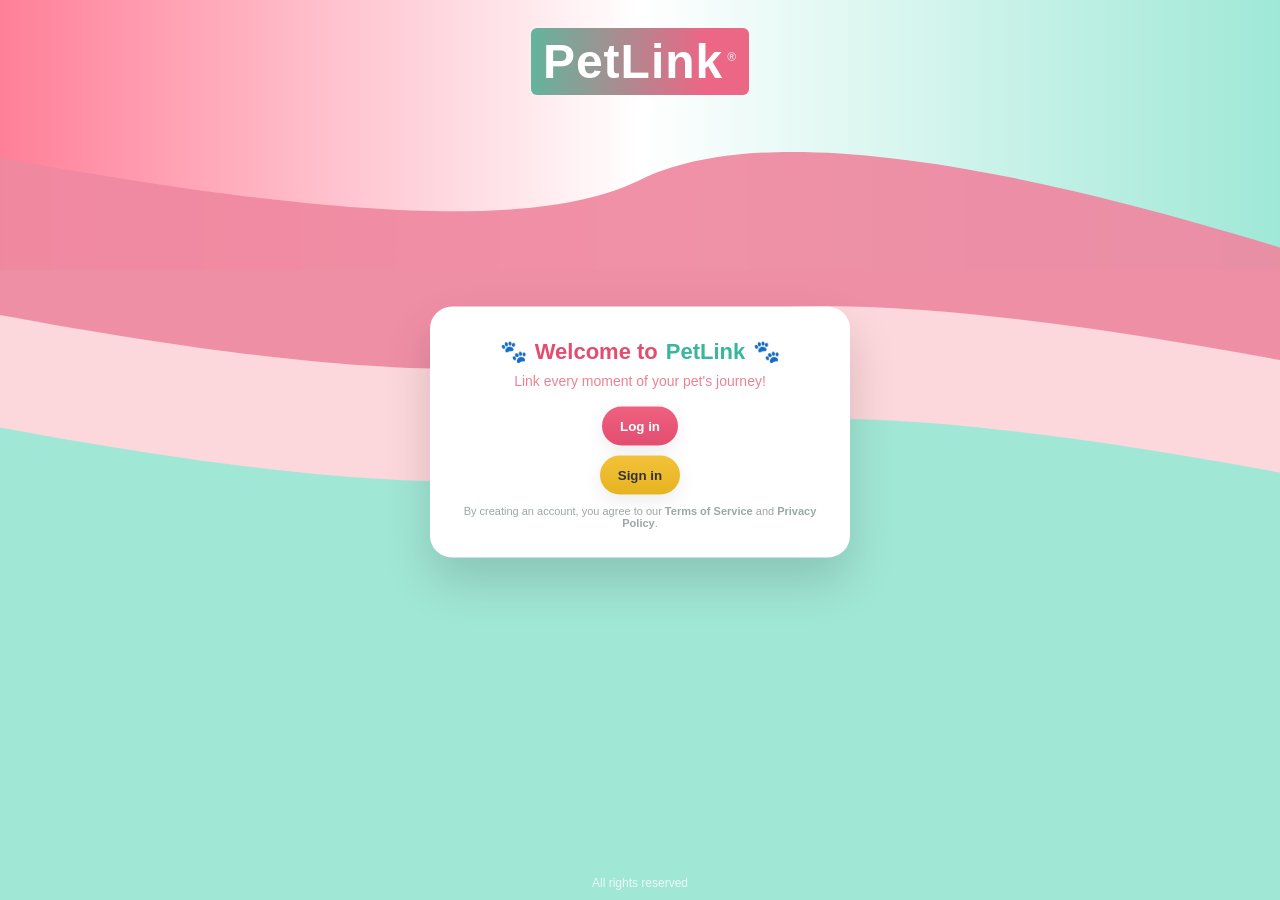
<file: index.html>
<!doctype html>
<html lang="en">
<head>
  <meta charset="utf-8" />
  <meta name="viewport" content="width=device-width,initial-scale=1" />
  <title>PetLink — Welcome</title>
  <link rel="stylesheet" href="styles.css" />
</head>
<body>
<!-- NOTE: added full-bleed class here -->
<div class="page full-bleed">
  <section class="hero fullscreen">
    <!-- ... unchanged SVG + content ... -->
    <svg class="hero-bg" viewBox="0 0 1400 800" preserveAspectRatio="none" aria-hidden="true">
      <defs>
        <linearGradient id="g1" x1="0" x2="1" y1="0" y2="0">
          <stop offset="0" stop-color="#ff7f98"/>
          <stop offset="0.5" stop-color="#fff"/>
          <stop offset="1" stop-color="#9fe8d7"/>
        </linearGradient>
      </defs>
      <rect x="0" y="0" width="1400" height="240" fill="url(#g1)"></rect>
      <g opacity="0.98">
        <path d="M1400,220 C1000,120 800,120 700,160 C600,200 400,200 0,140 L0,800 L1400,800 Z" fill="#f08aa2" opacity="0.95"/>
        <path d="M1400,320 C1000,260 800,260 700,300 C600,340 400,340 0,280 L0,800 L1400,800 Z" fill="#ffdfe3" opacity="0.9"/>
        <path d="M1400,420 C1000,360 800,360 700,400 C600,440 400,440 0,380 L0,800 L1400,800 Z" fill="#9fe8d7" opacity="0.98"/>
      </g>
    </svg>

    <header class="brand">
      <div class="logo">PetLink<span class="rtm">®</span></div>
    </header>

    <main class="card-wrap" role="main">
      <article class="card" aria-labelledby="welcomeTitle">
        <h1 id="welcomeTitle"><span class="paw">🐾</span> Welcome to <span class="petlink">PetLink</span><span class="paw">🐾</span></h1>
        <p class="subtitle">Link every moment of your pet's journey!</p>

        <div class="cta-row">
          <button id="toLogin" class="btn btn-pink">Log in</button>
          <button id="toSignup" class="btn btn-yellow">Sign in</button>
        </div>

        <p class="tiny">By creating an account, you agree to our <a href="#" class="muted">Terms of Service</a> and <a href="#" class="muted">Privacy Policy</a>.</p>
      </article>
    </main>

    <footer class="foot">All rights reserved</footer>
  </section>
</div>

<script src="script.js"></script>
</body>
</html>
</file>
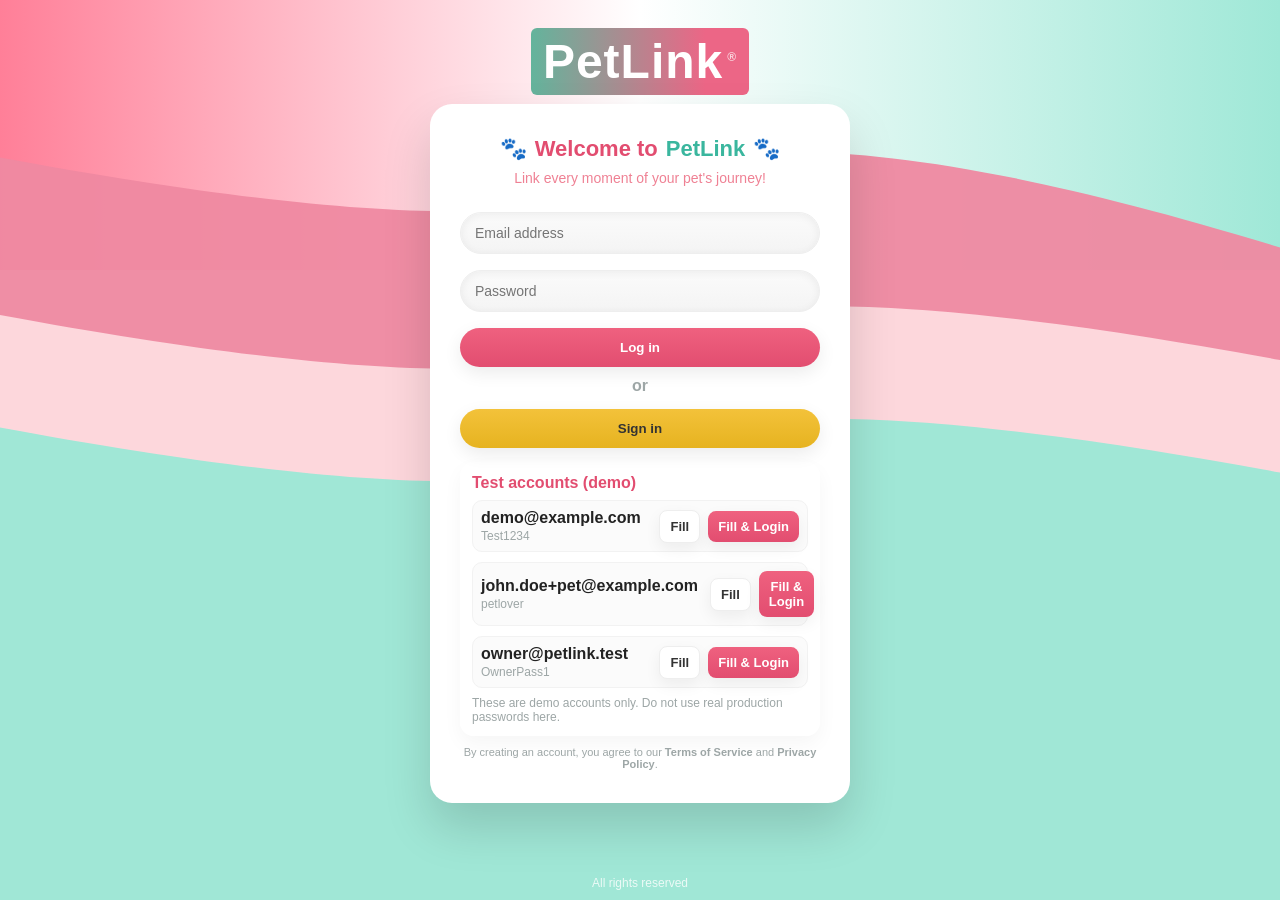
<file: add-memory.html>
<!doctype html>
<html lang="en">
<head>
  <meta charset="utf-8" />
  <meta name="viewport" content="width=device-width,initial-scale=1" />
  <title>PetLink — Add Memory</title>
  <link rel="stylesheet" href="styles.css" />
  <style>
    /* Scoped styles for Add Memory form */
    .am-page { min-height:100vh; background: linear-gradient(180deg,#fff,#f6d6dc); padding:28px; display:flex; flex-direction:column; gap:20px; }
    .am-main { max-width:720px; margin:0 auto; width:100%; background:transparent; display:flex; flex-direction:column; gap:18px; align-items:center; }
    .am-banner { width:100%; display:flex; justify-content:space-between; align-items:center; gap:12px; }
    .am-title { font-size:38px; color:var(--pink); font-weight:800; text-align:center; width:100%; }
    .am-form { width:100%; background:white; border-radius:14px; padding:18px; box-shadow: 0 18px 40px rgba(0,0,0,0.06); display:flex; flex-direction:column; gap:12px; }
    .am-form label { font-weight:700; color:#333; font-size:14px; }
    .am-form input[type="date"], .am-form textarea {
      width:100%; padding:12px; border-radius:10px; border:1px solid #eee; font-size:14px; resize:vertical;
    }
    .am-row { display:flex; gap:12px; align-items:center; justify-content:space-between; }
    .btn-save { background:#3ab69e; color:white; padding:10px 16px; border-radius:12px; border:0; font-weight:800; cursor:pointer; box-shadow: 0 12px 30px rgba(0,0,0,0.08); }
    .btn-cancel { background:transparent; border:0; color:#333; font-weight:700; cursor:pointer; text-decoration:underline; }
    .file-hint { color:var(--muted); font-size:13px; }
    .preview { width:160px; height:120px; border-radius:10px; overflow:hidden; background:#f7f7f7; display:flex; align-items:center; justify-content:center; }
    .preview img{ width:100%; height:100%; object-fit:cover; display:block; }
  </style>
</head>
<body>
<div class="am-page">
  <header class="hp-header" style="max-width:980px; margin:0 auto;">
    <div class="hp-brand">
      <div class="hp-logo">
        <div class="hp-logo-mark"><img src="images/default-logo.png" width="36" height="36" style="border-radius:8px;background:#fff"></div>
        <div class="hp-logo-text">PetLink</div>
      </div>
    </div>

    <nav style="display:flex; gap:18px; align-items:center;">
      <button id="navMyPets" class="hp-menu-item" style="background:transparent;border:0;">My pets</button>
      <button id="navDaily" class="hp-menu-item" style="background:transparent;border:0;">Daily care</button>
      <button id="navHome" class="hp-menu-item" style="background:transparent;border:0;">Homepage</button>
      <div class="hp-user" style="cursor:default;"><div class="hp-user-name" id="amUser">Name_of_user</div><div class="hp-avatar">👤</div></div>
    </nav>
  </header>

  <main class="am-main" id="amMain">
    <h1 class="am-title">Add Memory</h1>

    <form id="memoryForm" class="am-form" aria-label="Add memory">
      <label for="m_date">Date</label>
      <input id="m_date" type="date" required />

      <label for="m_text">Description</label>
      <textarea id="m_text" rows="4" placeholder="Write about this moment..." required></textarea>

      <div style="display:flex;gap:12px;align-items:center;justify-content:space-between;">
        <div style="display:flex;flex-direction:column;gap:8px;">
          <label class="file-hint">Add Photo</label>
          <input id="m_file" type="file" accept="image/*" />
        </div>
        <div class="preview" id="mPreview" aria-hidden="true"><img id="mPreviewImg" src="" alt="" style="display:none"></div>
      </div>

      <div style="display:flex;gap:12px;align-items:center;justify-content:flex-end;margin-top:8px;">
        <button type="button" id="cancelBtn" class="btn-cancel">Cancel</button>
        <button type="submit" class="btn-save">Save memory</button>
      </div>
    </form>
  </main>
</div>

<script>
  (function(){
    function q(name){ return new URLSearchParams(location.search).get(name); }
    const petId = q('id');
    if (!petId) { location.href = 'my-pets.html'; return; }

    // load pet and user
    let pets = [];
    try { pets = JSON.parse(localStorage.getItem('petlink_pets') || '[]'); } catch(e){ pets = []; }
    const pet = pets.find(p => p.id === petId);
    if (!pet) { location.href = 'my-pets.html'; return; }

    document.getElementById('amUser').textContent = (localStorage.getItem('petlink_user_email') || 'User').split('@')[0].replace(/[._\-+]+/g,' ').split(' ').map(s=>s? s[0].toUpperCase()+s.slice(1):'').join(' ');

    const key = 'petlink_memories_' + petId;
    function load() {
      try { const raw = localStorage.getItem(key); return raw ? JSON.parse(raw) : []; } catch(e){ return []; }
    }
    function save(arr){ try { localStorage.setItem(key, JSON.stringify(arr)); } catch(e){} }

    // preview image logic
    const fileInput = document.getElementById('m_file');
    const previewImg = document.getElementById('mPreviewImg');
    const previewWrap = document.getElementById('mPreview');

    fileInput.addEventListener('change', (e) => {
      const f = e.target.files?.[0];
      if (!f || !f.type.startsWith('image/')) {
        previewImg.style.display = 'none';
        previewWrap.setAttribute('aria-hidden','true');
        return;
      }
      const r = new FileReader();
      r.onload = function(ev){
        previewImg.src = ev.target.result;
        previewImg.style.display = 'block';
        previewWrap.setAttribute('aria-hidden','false');
      };
      r.readAsDataURL(f);
    });

    // cancel -> go back to memories
    document.getElementById('cancelBtn').addEventListener('click', () => {
      location.href = 'memories.html?id=' + encodeURIComponent(petId);
    });

    // form submit
    document.getElementById('memoryForm').addEventListener('submit', (e) => {
      e.preventDefault();
      const date = document.getElementById('m_date').value;
      const text = document.getElementById('m_text').value.trim();
      const file = fileInput.files?.[0];

      if (!text) { alert('Please enter a description.'); return; }

      function finish(imageDataUrl){
        const memories = load();
        memories.push({
          id: 'm_' + Date.now(),
          date: date || (new Date()).toISOString().slice(0,10),
          text: text,
          image: imageDataUrl || ''
        });
        save(memories);
        // after saving, go to memories list
        location.href = 'memories.html?id=' + encodeURIComponent(petId);
      }

      if (file && file.type.startsWith('image/')) {
        const reader = new FileReader();
        reader.onload = function(ev){ finish(ev.target.result); };
        reader.readAsDataURL(file);
      } else {
        finish(null);
      }
    });

    // header nav
    document.getElementById('navMyPets').addEventListener('click', () => location.href = 'my-pets.html');
    document.getElementById('navDaily').addEventListener('click', () => alert('Daily care — placeholder'));
    document.getElementById('navHome').addEventListener('click', () => location.href = 'homepage.html');
  })();
</script>
</body>
</html>
</file>
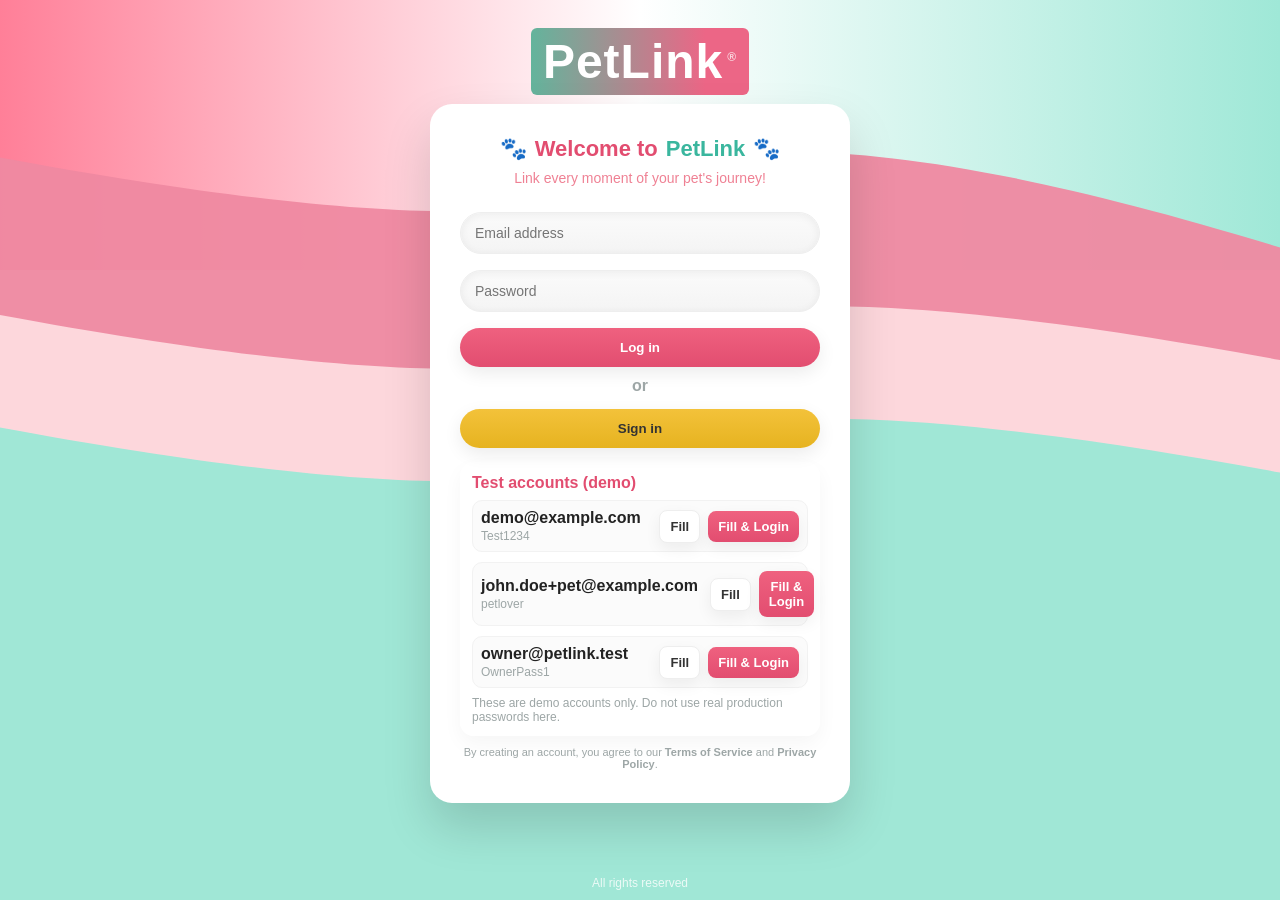
<file: homepage.html>
<!doctype html>
<html lang="en">
<head>
  <meta charset="utf-8" />
  <meta name="viewport" content="width=device-width,initial-scale=1" />
  <title>PetLink — Home</title>
  <link rel="stylesheet" href="styles.css" />
</head>
<body>
  <div class="hp-page">
    <header class="hp-header">
      <div class="hp-brand">
        <div class="hp-logo">
          <div class="hp-logo-mark" title="PetLink logo (click to change)">
            <img id="hpLogoImg" src="images/default-logo.png" alt="PetLink logo" />
          </div>
          <div class="hp-logo-text">PetLink</div>
        </div>
      </div>

      <div class="hp-user" id="hpUser" role="button" aria-haspopup="true" aria-expanded="false">
        <div class="hp-user-name" id="userName">Name_of_user</div>
        <div class="hp-avatar" id="hpAvatar" title="Profile">👤</div>
      </div>
    </header>

    <main class="hp-main" role="main">
      <section class="hp-content">
        <div class="hp-grid">
          <button class="hp-card hp-card-large" id="createPet">
            <div class="hp-card-icon">➕</div>
            <div class="hp-card-title">Create Pet Profile</div>
          </button>

          <button class="hp-card hp-card-large" id="myPets">
          <img id="myPetsIcon" src="images/my-pet-icon.png" alt="My Pets" class="hp-card-icon-img" />
          <div class="hp-card-title">My Pets</div>
        </button>

          <button class="hp-card hp-card-large" id="dailyCare" aria-label="Daily Care">
            <img id="dailyCareIcon" src="images/default-dailycare.png" alt="Daily Care" class="hp-card-icon-img" />
            <div class="hp-card-title hp-yellow">Daily Care</div>
          </button>
        </div>

        <div class="hp-nextcare-wrap">
          <div class="hp-nextcare">
            <div class="hp-nextcare-title">Next care today</div>
            <div class="hp-nextcare-body">
              <div class="hp-nextcare-left">
                <div class="hp-nextcare-icon">🍲</div>
              </div>
              <div class="hp-nextcare-main">
                <div class="hp-nextcare-name" id="nextCareName">Feeding</div>
                <div class="hp-nextcare-time" id="nextCareTime">9 am</div>
              </div>
              <div class="hp-nextcare-right">
                <button class="hp-nextcare-ok" id="dismissCare" title="Dismiss">✕</button>
              </div>
            </div>
          </div>
        </div>

        <div class="hp-lovecare">
          <h2>Love & Care</h2>
          <p class="tiny">All rights reserved</p>
        </div>
      </section>
    </main>

    <div id="userMenu" class="hp-user-menu" aria-hidden="true">
      <button id="gotoProfile" class="hp-menu-item">Profile</button>
      <button id="logoutBtn" class="hp-menu-item">Log out</button>
    </div>
  </div>

  <script src="script.js"></script>
</body>
</html>
</file>
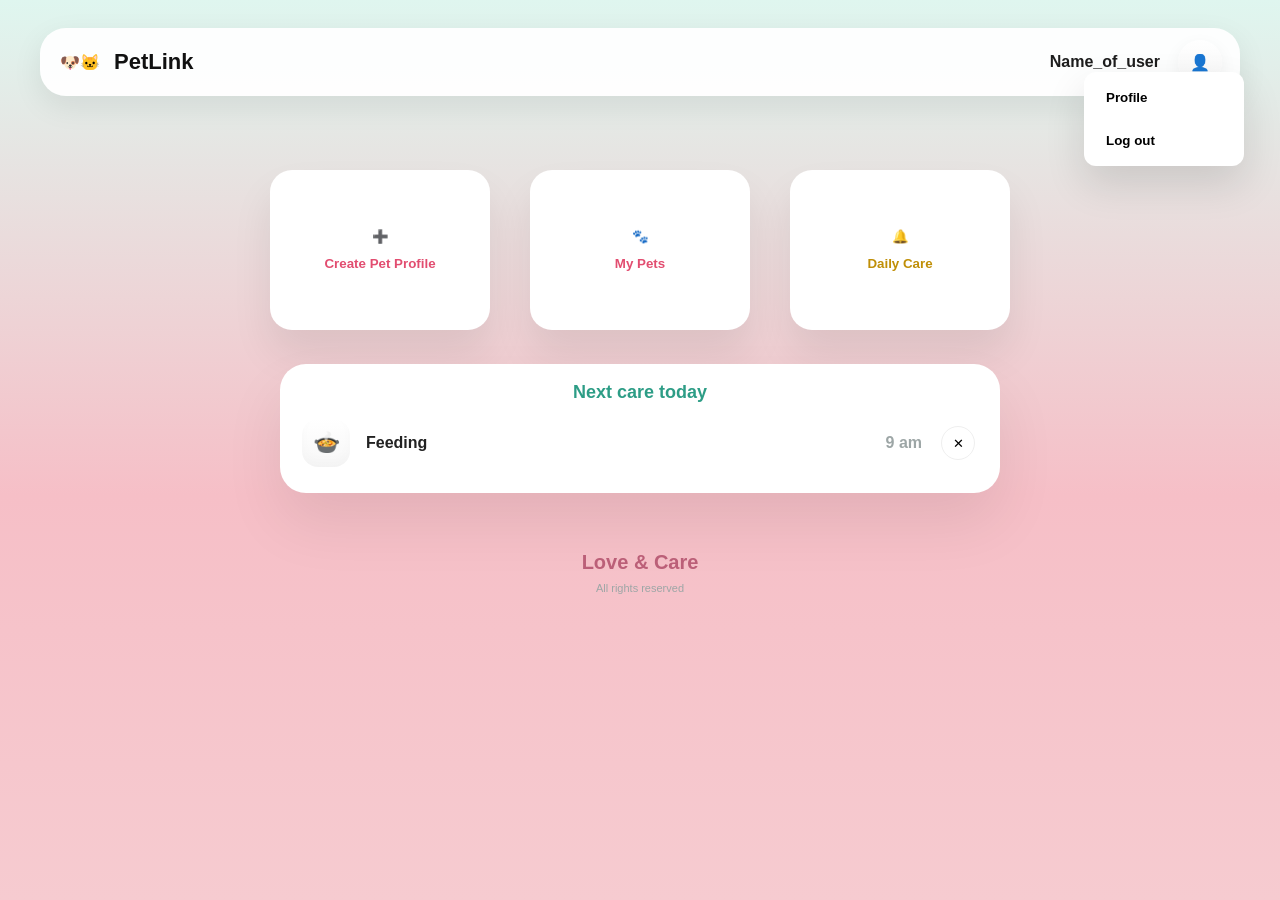
<file: homepage_Version2.html>
<!doctype html>
<html lang="en">
<head>
  <meta charset="utf-8" />
  <meta name="viewport" content="width=device-width,initial-scale=1" />
  <title>PetLink — Home</title>
  <link rel="stylesheet" href="styles.css" />
</head>
<body>
  <div class="hp-page">
    <header class="hp-header">
      <div class="hp-brand">
        <div class="hp-logo">
          <div class="hp-logo-mark">🐶🐱</div>
          <div class="hp-logo-text">PetLink</div>
        </div>
      </div>

      <div class="hp-user" id="hpUser" role="button" aria-haspopup="true" aria-expanded="false">
        <div class="hp-user-name" id="userName">Name_of_user</div>
        <div class="hp-avatar" id="hpAvatar" title="Profile">👤</div>
      </div>
    </header>

    <main class="hp-main" role="main">
      <section class="hp-content">
        <div class="hp-grid">
          <button class="hp-card hp-card-large" id="createPet">
            <div class="hp-card-icon">➕</div>
            <div class="hp-card-title">Create Pet Profile</div>
          </button>

          <button class="hp-card hp-card-large" id="myPets">
            <div class="hp-card-icon">🐾</div>
            <div class="hp-card-title">My Pets</div>
          </button>

          <button class="hp-card hp-card-large" id="dailyCare">
            <div class="hp-card-icon">🔔</div>
            <div class="hp-card-title hp-yellow">Daily Care</div>
          </button>
        </div>

        <div class="hp-nextcare-wrap">
          <div class="hp-nextcare">
            <div class="hp-nextcare-title">Next care today</div>
            <div class="hp-nextcare-body">
              <div class="hp-nextcare-left">
                <div class="hp-nextcare-icon">🍲</div>
              </div>
              <div class="hp-nextcare-main">
                <div class="hp-nextcare-name" id="nextCareName">Feeding</div>
                <div class="hp-nextcare-time" id="nextCareTime">9 am</div>
              </div>
              <div class="hp-nextcare-right">
                <button class="hp-nextcare-ok" id="dismissCare" title="Dismiss">✕</button>
              </div>
            </div>
          </div>
        </div>

        <div class="hp-lovecare">
          <h2>Love & Care</h2>
          <p class="tiny">All rights reserved</p>
        </div>
      </section>
    </main>

    <div id="userMenu" class="hp-user-menu" aria-hidden="true">
      <button id="gotoProfile" class="hp-menu-item">Profile</button>
      <button id="logoutBtn" class="hp-menu-item">Log out</button>
    </div>
  </div>

  <script src="script.js"></script>
</body>
</html>
</file>
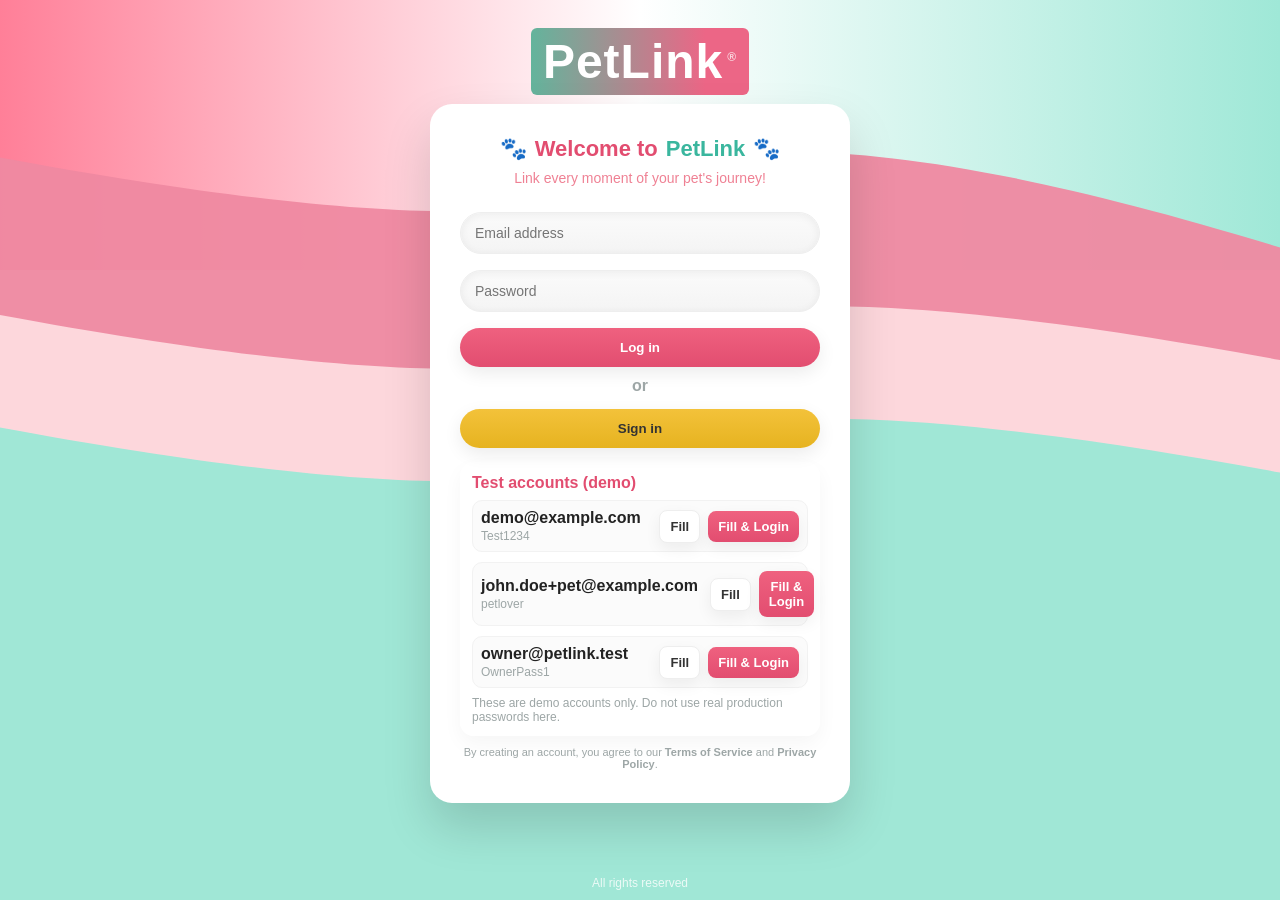
<file: login.html>
<!doctype html>
<html lang="en">
<head>
  <meta charset="utf-8" />
  <meta name="viewport" content="width=device-width,initial-scale=1" />
  <title>PetLink — Log In</title>
  <link rel="stylesheet" href="styles.css" />
  <!-- Page-specific overrides to ensure true full-bleed hero and prevent the card from being clipped.
      I should move these rules into styles.css  instead of keeping them inline. -->
  <style>
    /* remove outer white gutters for this page */
    .page.full-bleed {
      padding: 0;
      min-height: 100vh;
      align-items: stretch;
      justify-content: flex-start;
      background: transparent;
    }

    /* make the hero occupy the full viewport and avoid clipping the card */
    .hero.fullscreen {
      position: relative;
      width: 100vw;
      max-width: none;
      left: 50%;
      right: 50%;
      transform: translateX(-50%);
      height: 100vh;
      border-radius: 0;       /* edge-to-edge */
      margin: 0;
      box-shadow: none;       /* keep it flush with viewport */
      overflow: visible;      /* allow card's shadow to be visible */
    }

    /* lower the card slightly so it doesn't touch the very top and isn't clipped */
    .card-wrap { top: 52%; transform: translate(-50%,-52%); }

    /* small-screen tweaks */
    @media (max-width: 720px) {
      .hero.fullscreen { height: 100vh; border-radius: 0; }
      .card-wrap { top: 50%; transform: translate(-50%,-50%); padding: 12px; }
    }
  </style>
</head>
<body>
<!-- applied: full-bleed so the hero reaches the viewport edges -->
<div class="page full-bleed">
  <section class="hero fullscreen">
    <!-- Reuse same SVG background visuals -->
    <svg class="hero-bg" viewBox="0 0 1400 800" preserveAspectRatio="none" aria-hidden="true">
      <defs>
        <linearGradient id="g1L" x1="0" x2="1">
          <stop offset="0" stop-color="#ff7f98"/>
          <stop offset="0.5" stop-color="#fff"/>
          <stop offset="1" stop-color="#9fe8d7"/>
        </linearGradient>
      </defs>
      <rect width="1400" height="240" fill="url(#g1L)"/>
      <path d="M1400,220 C1000,120 800,120 700,160 C600,200 400,200 0,140 L0,800 L1400,800 Z" fill="#f08aa2" opacity="0.95"/>
      <path d="M1400,320 C1000,260 800,260 700,300 C600,340 400,340 0,280 L0,800 L1400,800 Z" fill="#ffdfe3" opacity="0.9"/>
      <path d="M1400,420 C1000,360 800,360 700,400 C600,440 400,440 0,380 L0,800 L1400,800 Z" fill="#9fe8d7" opacity="0.98"/>
    </svg>

    <header class="brand">
      <div class="logo">PetLink<span class="rtm">®</span></div>
    </header>

    <main class="card-wrap" role="main">
      <article class="card form-card" aria-labelledby="loginTitle">
        <h1 id="loginTitle"><span class="paw">🐾</span> Welcome to <span class="petlink">PetLink</span><span class="paw">🐾</span></h1>
        <p class="subtitle">Link every moment of your pet's journey!</p>

        <form id="loginForm" class="form">
          <label class="sr" for="email">Email address</label>
          <input id="email" name="email" type="email" placeholder="Email address" required />

          <label class="sr" for="password">Password</label>
          <input id="password" name="password" type="password" placeholder="Password" required />

          <button type="submit" class="btn btn-pink full">Log in</button>

          <div class="or">or</div>

          <button type="button" id="gotoSignup" class="btn btn-yellow full">Sign in</button>
        </form>

        <!-- Test accounts list (demo-only) -->
        <div class="test-accounts" aria-label="Test accounts for demo">
          <div class="test-header">Test accounts (demo)</div>
          <ul class="test-list" role="list">
            <li class="test-item">
              <div class="test-meta">
                <strong>demo@example.com</strong>
                <span class="test-pass">Test1234</span>
              </div>
              <div class="test-actions">
                <button type="button" class="small-btn test-fill" data-email="demo@example.com" data-password="Test1234">Fill</button>
                <button type="button" class="small-btn test-fill-login" data-email="demo@example.com" data-password="Test1234">Fill & Login</button>
              </div>
            </li>

            <li class="test-item">
              <div class="test-meta">
                <strong>john.doe+pet@example.com</strong>
                <span class="test-pass">petlover</span>
              </div>
              <div class="test-actions">
                <button type="button" class="small-btn test-fill" data-email="john.doe+pet@example.com" data-password="petlover">Fill</button>
                <button type="button" class="small-btn test-fill-login" data-email="john.doe+pet@example.com" data-password="petlover">Fill & Login</button>
              </div>
            </li>

            <li class="test-item">
              <div class="test-meta">
                <strong>owner@petlink.test</strong>
                <span class="test-pass">OwnerPass1</span>
              </div>
              <div class="test-actions">
                <button type="button" class="small-btn test-fill" data-email="owner@petlink.test" data-password="OwnerPass1">Fill</button>
                <button type="button" class="small-btn test-fill-login" data-email="owner@petlink.test" data-password="OwnerPass1">Fill & Login</button>
              </div>
            </li>
          </ul>
          <div class="test-note">These are demo accounts only. Do not use real production passwords here.</div>
        </div>

        <p class="tiny">By creating an account, you agree to our <a href="#" class="muted">Terms of Service</a> and <a href="#" class="muted">Privacy Policy</a>.</p>
      </article>
    </main>

    <footer class="foot">All rights reserved</footer>
  </section>
</div>

<script src="script.js"></script>
</body>
</html>
</file>
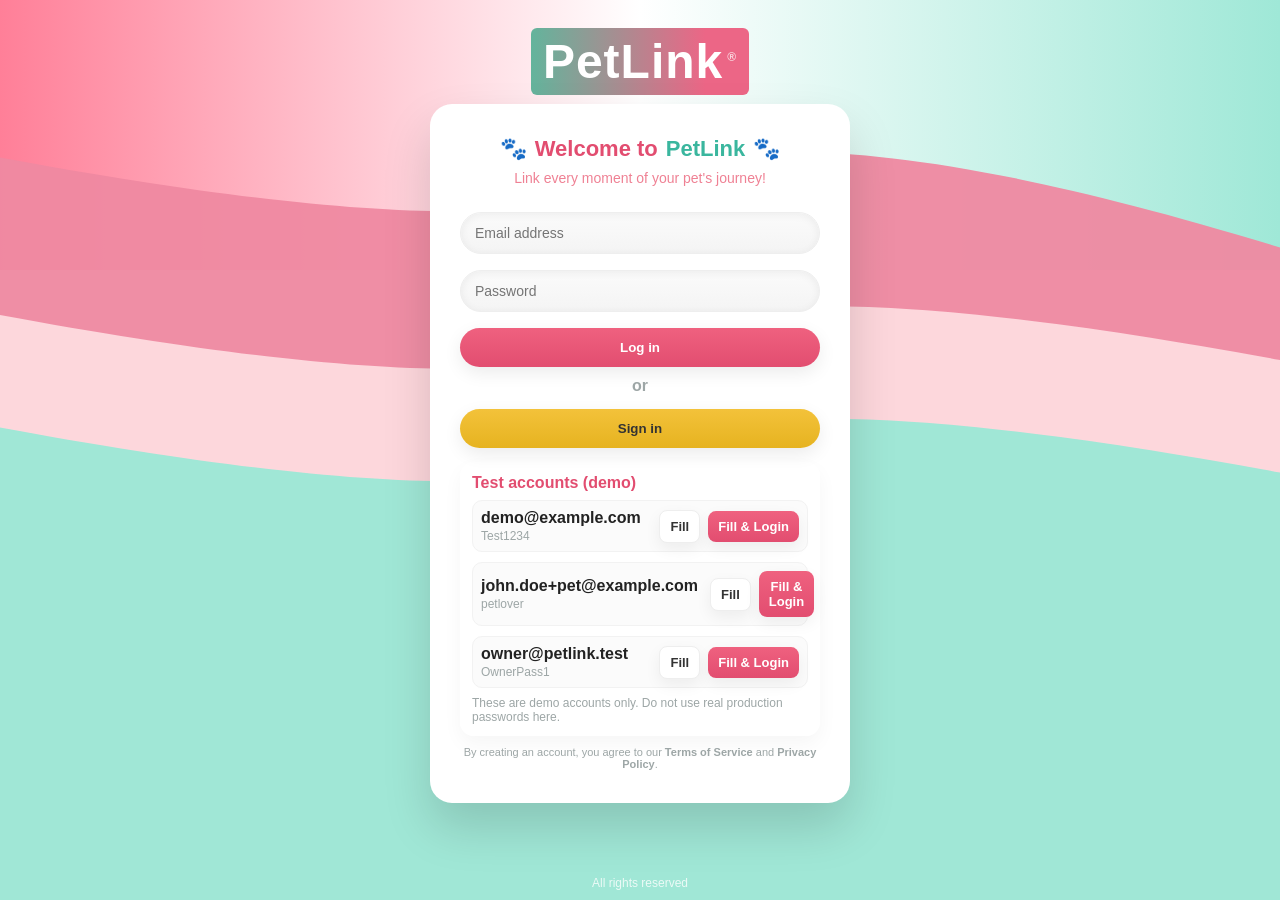
<file: my-pets.html>
<!doctype html>
<html lang="en">
<head>
  <meta charset="utf-8" />
  <meta name="viewport" content="width=device-width,initial-scale=1" />
  <title>PetLink — My Pets</title>
  <link rel="stylesheet" href="styles.css" />
  <style>
    /* Page-specific tweaks for My Pets */
    .mp-page { min-height:100vh; background: linear-gradient(180deg,#eaf9f3 0%, #f8dfe6 60%); display:flex; flex-direction:column; gap:24px; padding:28px; }
    .mp-main { max-width:1200px; margin:0 auto; width:100%; }
    .mp-title { font-size:56px; color:#114a43; margin:18px 6px; font-weight:800; }
    .mypets-grid { display:flex; gap:28px; align-items:flex-start; flex-wrap:wrap; padding:24px 6px; }
    .pet-card {
      width:220px;
      background: #fff;
      border-radius:18px;
      padding:20px;
      text-align:center;
      box-shadow: 0 30px 60px rgba(0,0,0,0.06);
      display:flex;
      flex-direction:column;
      align-items:center;
      gap:12px;
      cursor:pointer;
    }
    .pet-card .img-circle {
      width:96px;
      height:96px;
      border-radius:50%;
      overflow:hidden;
      display:flex;
      align-items:center;
      justify-content:center;
      background: #f3f6f6;
      box-shadow: inset 0 -6px 12px rgba(0,0,0,0.02);
    }
    .pet-card .img-circle img{ width:100%; height:100%; object-fit:cover; display:block; }
    .pet-name{ font-size:22px; font-weight:800; color:#0f3b36; margin-top:8px; }
    .pet-meta{ color:#2d9d86; font-weight:700; font-size:14px; }
    .pet-age{ color:var(--muted); font-weight:700; font-size:14px; margin-top:6px; color:#2d9d86; }

    .add-pet {
      width:220px;
      height:200px;
      background: #ffe9ee;
      border-radius:18px;
      display:flex;
      align-items:center;
      justify-content:center;
      flex-direction:column;
      gap:8px;
      color:var(--pink-deep);
      font-weight:800;
      box-shadow: 0 24px 48px rgba(0,0,0,0.06);
      cursor:pointer;
      border: none;
    }

    @media(max-width:900px){
      .mypets-grid{ justify-content:center; }
    }
  </style>
</head>
<body>
  <div class="mp-page">
    <header class="hp-header" style="max-width:1200px; margin:0 auto;">
      <div class="hp-brand">
        <div class="hp-logo">
          <div class="hp-logo-mark" title="PetLink logo (click to change)">
            <img id="mpLogoImg" src="images/default-logo.png" alt="PetLink logo" />
          </div>
          <div class="hp-logo-text">PetLink</div>
        </div>
      </div>

      <nav style="display:flex; gap:24px; align-items:center;">
        <button id="navDaily" class="hp-menu-item" style="background:transparent;border:0;">Daily care</button>
        <button id="navHome" class="hp-menu-item" style="background:transparent;border:0;">Homepage</button>
        <div class="hp-user" id="mpUser" role="button" aria-haspopup="true" aria-expanded="false" style="cursor:default;">
          <div class="hp-user-name" id="mpUserName">Name_of_user</div>
          <div class="hp-avatar" title="Profile">👤</div>
        </div>
      </nav>
    </header>

    <main class="mp-main">
      <h1 class="mp-title">My Pets</h1>

      <section id="petsGrid" class="mypets-grid" aria-live="polite" aria-label="List of pets">
        <!-- JS will populate pet cards here; last card will be Add Pet -->
      </section>
    </main>
  </div>

  <script src="script.js"></script>
</body>
</html>
</file>
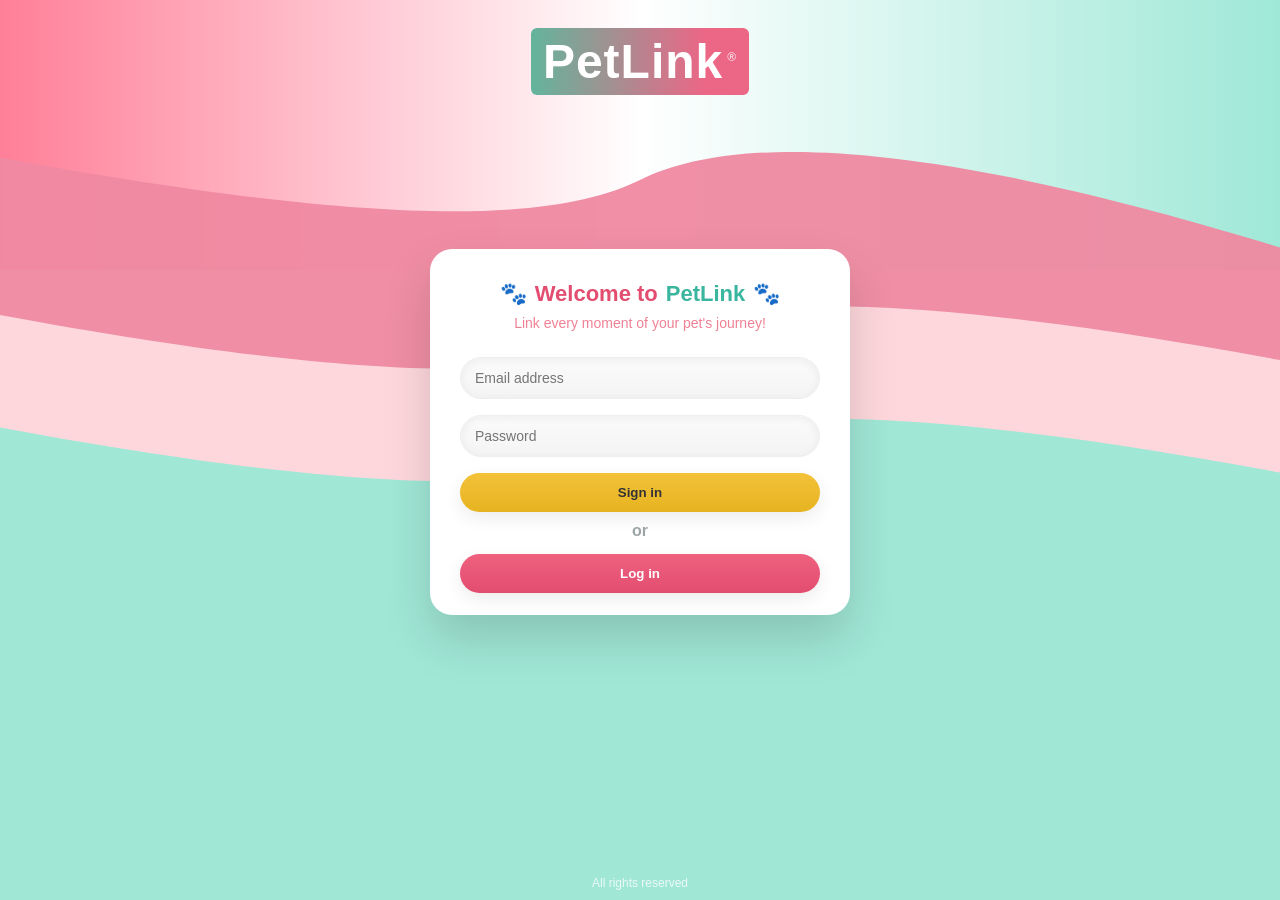
<file: signup.html>
<!doctype html>
<html lang="en">
<head>
  <meta charset="utf-8" />
  <meta name="viewport" content="width=device-width,initial-scale=1" />
  <title>PetLink — Sign In</title>
  <link rel="stylesheet" href="styles.css" />
</head>
<body>
<!-- NOTE: added full-bleed class here -->
<div class="page full-bleed">
  <section class="hero fullscreen">
    <svg class="hero-bg" viewBox="0 0 1400 800" preserveAspectRatio="none" aria-hidden="true">
      <defs>
        <linearGradient id="g1S" x1="0" x2="1">
          <stop offset="0" stop-color="#ff7f98"/>
          <stop offset="0.5" stop-color="#fff"/>
          <stop offset="1" stop-color="#9fe8d7"/>
        </linearGradient>
      </defs>
      <rect width="1400" height="240" fill="url(#g1S)"/>
      <path d="M1400,220 C1000,120 800,120 700,160 C600,200 400,200 0,140 L0,800 L1400,800 Z" fill="#f08aa2" opacity="0.95"/>
      <path d="M1400,320 C1000,260 800,260 700,300 C600,340 400,340 0,280 L0,800 L1400,800 Z" fill="#ffdfe3" opacity="0.9"/>
      <path d="M1400,420 C1000,360 800,360 700,400 C600,440 400,440 0,380 L0,800 L1400,800 Z" fill="#9fe8d7" opacity="0.98"/>
    </svg>

    <header class="brand">
      <div class="logo">PetLink<span class="rtm">®</span></div>
    </header>

    <main class="card-wrap" role="main">
      <article class="card form-card" aria-labelledby="signupTitle">
        <h1 id="signupTitle"><span class="paw">🐾</span> Welcome to <span class="petlink">PetLink</span><span class="paw">🐾</span></h1>
        <p class="subtitle">Link every moment of your pet's journey!</p>

        <form id="signupForm" class="form">
          <label class="sr" for="s_email">Email address</label>
          <input id="s_email" name="email" type="email" placeholder="Email address" required />

          <label class="sr" for="s_password">Password</label>
          <input id="s_password" name="password" type="password" placeholder="Password" required />

          <button type="submit" class="btn btn-yellow full">Sign in</button>

          <div class="or">or</div>

          <button type="button" id="gotoLogin" class="btn btn-pink full">Log in</button>
        </form>
      </article>
    </main>

    <footer class="foot">All rights reserved</footer>
  </section>
</div>

<script src="script.js"></script>
</body>
</html>
</file>
<file: styles.css>
/* Shared styles for the three pages */
:root{
  --pink:#ef617f;
  --pink-deep:#e24d70;
  --yellow:#f3c23a;
  --muted:#9da6a6;
  --card-bg: #ffffff;
  --page-bg:#f5f4f5;
  --shadow: 0 24px 48px rgba(0,0,0,0.15);
  --radius: 22px;
  --max-width: 980px;
  --card-width: 420px;
  --glass-shadow: 0 12px 30px rgba(0,0,0,0.12);
  font-family: Inter, "Helvetica Neue", Arial, sans-serif;
}

* { box-sizing: border-box; }
/* Prevent horizontal overflow caused by using 100vw with visible scrollbars */
html,body{ height:100%; margin:0; background:var(--page-bg); color:#222; -webkit-font-smoothing:antialiased; -moz-osx-font-smoothing:grayscale; overflow-x:hidden; }

.page { display:flex; align-items:center; justify-content:center; padding:28px; min-height:100vh; }

/* Hero area holds the background and the card */
.hero { position:relative; width:100%; max-width:1200px; height:78vh; background:transparent; border-radius:6px; overflow:hidden; box-shadow: 0 6px 20px rgba(0,0,0,0.08); }

/* Fullscreen variant: expands hero to fill viewport within page padding */
.hero.fullscreen {
  max-width: none;                   /* allow full width within page padding */
  width: calc(100% - 56px);          /* page padding left+right = 56px (28px * 2) */
  height: calc(100vh - 56px);        /* page padding top+bottom = 56px */
  border-radius: 12px;               /* a bit larger radius like homepage */
  box-shadow: 0 10px 30px rgba(0,0,0,0.08);
  margin: 0 auto;
}

/* New page modifier: remove outer padding to allow hero to meet viewport edges */
.page.full-bleed {
  padding: 0;
  min-height: 100vh;
  align-items: stretch; /* let hero stretch the full height */
  justify-content: flex-start;
}

/* Fullscreen hero: expand to occupy entire viewport area (no gutters),
   and avoid clipping the card and its shadow by allowing visible overflow.
   IMPORTANT: avoid width:100vw + translateX hacks (those often cause horizontal scrollbars).
   Use left:0/right:0/width:100% so the layout doesn't extend past the viewport. */
.hero.fullscreen {
  position: relative;
  left: 0;
  right: 0;
  width: 100%;
  max-width: none;
  height: 100vh;               /* full viewport height */
  border-radius: 0;            /* remove rounded corners so no white shows */
  margin: 0;
  box-shadow: none;            /* remove page-like shadow if you want edge-to-edge */
  overflow: visible;           /* allow card and shadow to render without being clipped */
  /* Reserve a little top space so card can't overlap the very top brand */
  padding-top: 36px;
}

/* keep hero background svg covering the area */
.hero-bg { position:absolute; inset:0; width:100%; height:100%; }

/* Slight tweak so the floating card sits a little lower than exact middle on small screens */
.card-wrap { top:52%; transform: translate(-50%,-52%); }

/* Responsive: on small screens restore small radius if desired and keep no gutters */
@media(max-width:720px) {
  .hero.fullscreen { border-radius: 0; }
  .card-wrap { top:50%; transform: translate(-50%,-50%); padding: 12px; }
}

/* background svg fills area */
.hero-bg { position:absolute; inset:0; width:100%; height:100%; }

/* Brand / logo top center */
.brand{ position:absolute; left:0; right:0; top:28px; display:flex; justify-content:center; pointer-events:none; }
.logo{ font-weight:800; font-size:48px; color: #ffffff; letter-spacing:1px; background:linear-gradient(90deg,#63b49c 00%, #ec6686 80%); padding:6px 12px; border-radius:6px; pointer-events:none;}
.logo .rtm{ font-size:12px; vertical-align:super; margin-left:4px; opacity:0.75; }

/* Card: centered, floating */
.card-wrap{ position:absolute; left:50%; top:48%; transform:translate(-50%,-50%); width:100%; max-width:var(--max-width); display:flex; justify-content:center; align-items:center; padding:12px; pointer-events:auto; }
.card{ width:var(--card-width); background:var(--card-bg); border-radius:var(--radius); padding:28px 28px 18px; box-shadow: var(--shadow); text-align:center; }
.form-card{ padding:28px 30px 22px; }

/* Ensure the card itself can scroll internally on very short viewports
   instead of letting a parent create a huge scroll track far from the viewport edge. */
.hero.fullscreen .card{
  max-height: calc(100vh - 140px); /* leave room for brand / footer / spacing */
  overflow-y: auto;
  -webkit-overflow-scrolling: touch;
}

/* Card content */
.card h1{ margin:4px 0 8px; font-size:22px; color:var(--pink-deep); display:flex; align-items:center; justify-content:center; gap:8px; }
.card .petlink{ color:#3ab69e; font-weight:700; }
.card .subtitle{ margin:0 0 18px; color:#ef8194; font-size:14px; }

/* Buttons */
.btn{ border:0; padding:12px 18px; border-radius:999px; font-weight:600; cursor:pointer; box-shadow: 0 6px 18px rgba(0,0,0,0.08); transition: transform .15s ease, box-shadow .15s ease; }
.btn:active{ transform:translateY(2px); }
.btn-pink{ background: linear-gradient(180deg,var(--pink) 0%, var(--pink-deep) 100%); color:white; }
.btn-yellow{ background: linear-gradient(180deg,var(--yellow) 0%, #e6b320 100%); color:#333; }
.btn.full{ width:100%; margin-top:8px; }

/* CTA row on index */
.cta-row{ display:flex; flex-direction:column; gap:10px; margin:12px 0 6px; align-items:center; }
@media(min-width:640px){ .cta-row{ flex-direction:column; } }

/* subtle small text */
.tiny{ font-size:11px; color:var(--muted); margin-top:10px; }
.muted{ color:var(--muted); text-decoration:none; font-weight:600; }

/* form controls */
.form input[type="email"], .form input[type="password"]{
  width:100%;
  padding:12px 14px;
  margin:8px 0;
  border-radius:30px;
  border:1px solid #eee;
  background:linear-gradient(180deg,#fbfbfb,#f4f4f4);
  box-shadow: inset 0 2px 8px rgba(0,0,0,0.06);
  font-size:14px;
  outline:none;
  transition: border-color .12s ease, box-shadow .12s ease;
}
.form input:focus{ border-color: #e6a3b2; box-shadow: 0 6px 18px rgba(226,77,112,0.06); }

/* small OR separator */
.or{ color:var(--muted); margin-top:10px; margin-bottom:6px; font-weight:600; }

/* footer text */
.foot{ position:absolute; bottom:10px; left:0; right:0; text-align:center; font-size:12px; color:#fff; opacity:0.8; pointer-events:none; }

/* screen-reader only */
.sr{ position:absolute !important; width:1px; height:1px; padding:0; margin:-1px; overflow:hidden; clip:rect(0,0,0,0); border:0; }

/* small responsive tweaks */
@media(max-width:720px){
  .hero{ height:86vh; }
  .logo{ font-size:36px; }
  .card{ width:92%; max-width:420px; }
}

/*!* for fullscreen variant on small screens consider slightly smaller subtraction *!*/
/*.hero.fullscreen { width: calc(100% - 36px); height: calc(100vh - 36px); border-radius:10px; }*/


/* -------------------------------
   Homepage styles
   ------------------------------- */
.hp-page {
  min-height: 100vh;
  padding: 28px;
  background: linear-gradient(180deg,#dff6ef 0%, #f6bfc7 55%, #f6cbd0 100%);
  display:flex;
  flex-direction:column;
  gap:24px;
  position:relative;
}

/* top header pill */
.hp-header{
  display:flex;
  align-items:center;
  justify-content:space-between;
  gap:12px;
  background: rgba(255,255,255,0.95);
  padding:12px 18px;
  border-radius:26px;
  box-shadow: 0 10px 30px rgba(0,0,0,0.08);
  max-width:1200px;
  margin:0 auto;
  width:100%;
  align-self:center;
}

/* brand */
.hp-logo{ display:flex; align-items:center; gap:12px; }
.hp-logo-mark img {
  width:44px;
  height:44px;
  border-radius:12px;
  object-fit:cover;        /* crop/fit to the box */
  display:block;
  box-shadow: 0 6px 18px rgba(0,0,0,0.06);
  cursor:pointer;
  background: #fff;
}
.hp-logo-mark { display:flex; align-items:center; justify-content:center; width:44px; height:44px; }.hp-logo-text{ font-weight:800; font-size:22px; color:#111; }

/* user on right */
.hp-user{ display:flex; align-items:center; gap:12px; cursor:pointer; }
.hp-user-name{ font-weight:700; color:#1d1d1d; margin-right:6px; }
.hp-avatar{ width:44px; height:44px; border-radius:50%; background:linear-gradient(180deg,#fff,#f6f6f6); display:flex; align-items:center; justify-content:center; box-shadow: 0 6px 18px rgba(0,0,0,0.06); }

/* main content area */
.hp-main{ flex:1; display:flex; align-items:flex-start; justify-content:center; padding:28px 0; max-width:1200px; margin:0 auto; width:100%; }
.hp-content{ width:100%; display:flex; flex-direction:column; align-items:center; gap:34px; }

/* 3 big cards row */
.hp-grid{
  display:flex;
  gap:40px;
  align-items:center;
  justify-content:center;
  flex-wrap:wrap;
  width:100%;
  padding-top:22px;
}
.hp-card{
  min-width:200px;
  height:160px;
  background:var(--card-bg);
  border-radius:22px;
  box-shadow: 0 24px 40px rgba(0,0,0,0.08);
  display:flex;
  flex-direction:column;
  align-items:center;
  justify-content:center;
  gap:12px;
  border: none;
  cursor:pointer;
  transition: transform .12s ease, box-shadow .12s ease;
  text-align:center;
}
.hp-card:active{ transform: translateY(3px); }
.hp-card:hover{ transform: translateY(-6px); box-shadow: 0 32px 60px rgba(0,0,0,0.12); }

.hp-card-large{ width:220px; height:160px; }

.hp-card-icon-img{
  width:56px;            /* keep same visual size as emoji */
  height:56px;
  border-radius:12px;    /* rounded corners to match card style */
  object-fit:cover;      /* preserve aspect ratio, crop if needed */
  display:block;
  /*box-shadow: 0 8px 20px rgba(0,0,0,0.06);*/
}
.hp-card-title{ font-weight:700; color:var(--pink-deep); }
.hp-card-title.hp-yellow{ color: #c08f07; }

/* Next care card */
.hp-nextcare-wrap{ width:60%; min-width:320px; max-width:760px; }
.hp-nextcare{
  background:var(--card-bg);
  border-radius:26px;
  padding:18px;
  box-shadow: 0 30px 60px rgba(0,0,0,0.08);
  text-align:left;
}
.hp-nextcare-title{ text-align:center; color:#2d9d86; font-weight:800; font-size:18px; margin-bottom:8px; }
.hp-nextcare-body{ display:flex; align-items:center; gap:16px; padding:8px 4px; }
.hp-nextcare-icon{ width:48px; height:48px; border-radius:16px; background:linear-gradient(180deg,#fff,#f7f7f7); display:flex; align-items:center; justify-content:center; box-shadow: inset 0 -6px 12px rgba(0,0,0,0.02); font-size:22px; color:#e6b320; }
.hp-nextcare-main{ flex:1; display:flex; align-items:center; justify-content:space-between; gap:12px; }
.hp-nextcare-name{ font-weight:700; font-size:16px; }
.hp-nextcare-time{ color:var(--muted); font-weight:700; }
.hp-nextcare-right{ width:40px; display:flex; align-items:center; justify-content:center; }
.hp-nextcare-ok{ background:transparent; border-radius:50%; border:1px solid #efefef; width:34px; height:34px; cursor:pointer; }

/* Love & Care heading */
.hp-lovecare{ margin-top:24px; text-align:center; color:#b66d7b; }
.hp-lovecare h2{ margin:0; color:rgba(181,84,111,0.9); font-weight:800; font-size:20px; }
.hp-lovecare .tiny{ color:var(--muted); margin-top:8px; }

/* simple user menu (absolute) */
.hp-user-menu{
  position: absolute;
  top: 72px;
  right: 36px;
  background: white;
  border-radius:12px;
  box-shadow: 0 18px 40px rgba(0,0,0,0.12);
  display:flex;
  flex-direction:column;
  gap:4px;
  padding:6px;
  z-index:100;
  min-width:160px;
}
.hp-menu-item{
  background:transparent;
  border:0;
  padding:12px 16px;
  text-align:left;
  cursor:pointer;
  font-weight:700;
}
.hp-menu-item:hover{ background: #fafafa; }

/* responsive */
@media(max-width:900px){
  .hp-nextcare-wrap{ width:84%; }
  .hp-grid{ gap:18px; }
  .hp-card-large{ width:180px; height:150px; }
  .hp-header{ padding:10px 12px; border-radius:18px; }
  .hp-user-menu{ right:16px; top:72px; }
}
@media(max-width:520px){
  .hp-grid{ flex-direction:column; align-items:stretch; padding:12px; }
  .hp-card-large{ width:100%; height:110px; }
  .hp-nextcare-wrap{ width:92%; }
  .hp-header{ flex-direction:row; gap:8px; }
}

/* ---------------------------
   Test accounts list styles
   --------------------------- */
.test-accounts{
  margin-top:14px;
  background: linear-gradient(180deg,#fff,#fff);
  border-radius:14px;
  padding:12px;
  box-shadow: 0 8px 20px rgba(0,0,0,0.04);
  text-align:left;
}
.test-header{
  font-weight:800;
  color:var(--pink-deep);
  margin-bottom:8px;
}
.test-list{
  list-style:none;
  padding:0;
  margin:0;
  display:flex;
  flex-direction:column;
  gap:10px;
}
.test-item{
  display:flex;
  align-items:center;
  justify-content:space-between;
  gap:12px;
  padding:8px;
  border-radius:10px;
  background: #fbfbfb;
  border:1px solid #f2f2f2;
}
.test-meta strong{ display:block; font-weight:700; color:#222; }
.test-meta .test-pass{ font-size:12px; color:var(--muted); display:block; margin-top:2px; }
.test-actions{ display:flex; gap:8px; align-items:center; }
.small-btn{
  padding:8px 10px;
  border-radius:8px;
  border:0;
  cursor:pointer;
  font-weight:700;
  font-size:13px;
  box-shadow: 0 6px 16px rgba(0,0,0,0.06);
}
.small-btn:hover{ transform: translateY(-2px); }
.small-btn:active{ transform: translateY(1px); }
.small-btn.test-fill{ background:#fff; color:#333; border:1px solid #eee; }
.small-btn.test-fill-login{ background: linear-gradient(180deg,var(--pink) 0%, var(--pink-deep) 100%); color:#fff; }

.test-note{ margin-top:8px; font-size:12px; color:var(--muted); }

/* responsive */
@media(max-width:520px){
  .test-actions{ gap:6px; }
  .small-btn{ padding:6px 8px; font-size:12px; }
}
</file>
